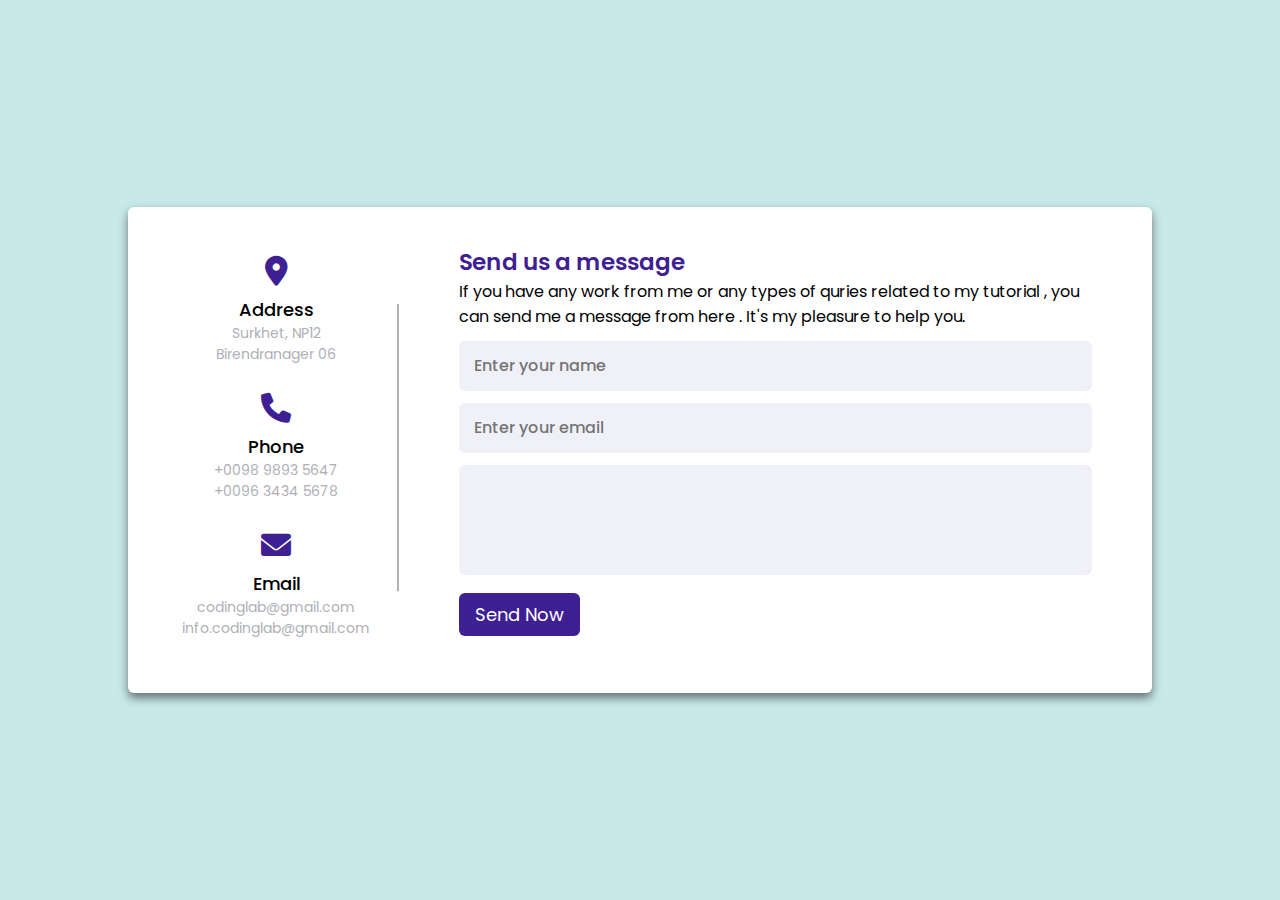
<file: formulaire10/index.html>
<!DOCTYPE html>
<html lang="en">
<head>
    <meta charset="UTF-8">
    <meta http-equiv="X-UA-Compatible" content="IE=edge">
    <meta name="viewport" content="width=device-width, initial-scale=1.0">
    <title>Contact Us Page</title>
   <link rel="stylesheet" href="style.css">
    <link rel="stylesheet" href="https://cdnjs.cloudflare.com/ajax/libs/font-awesome/6.0.0/css/all.min.css" integrity="sha512-9usAa10IRO0HhonpyAIVpjrylPvoDwiPUiKdWk5t3PyolY1cOd4DSE0Ga+ri4AuTroPR5aQvXU9xC6qOPnzFeg==" crossorigin="anonymous" referrerpolicy="no-referrer" />
</head>
<body>

    <div class="container">
        <div class="content">
            <div class="left-side">
                <div class="address details">
                    <i class="fa-solid fa-location-dot"></i>
                    <div class="topic">Address</div>
                    <div class="text-one">Surkhet, NP12</div>
                    <div class="text-two">Birendranager 06</div>
                    
                </div>
                <div class="phone details">
                    <i class="fa-solid fa-phone"></i>
                    <div class="topic">Phone</div>
                    <div class="text-one">+0098 9893 5647</div>
                    <div class="text-two">+0096 3434 5678</div>
                    
                </div>
                <div class="email details">
                    <i class="fa-solid fa-envelope"></i>
                    <div class="topic">Email</div>
                    <div class="text-one">codinglab@gmail.com</div>
                    <div class="text-two">info.codinglab@gmail.com</div>
                    
                </div>
            </div>

            <div class="right-side">
                <div class="topic-text">Send us a message</div>
                <p>If you have any work from me or any types of quries related to my tutorial , you can send me a message
                    from here . It's my pleasure to help you.
                </p>
           

            <form action="#">
              <div class="input-box">
                  <input type="text" placeholder="Enter your name">
              </div>  
              <div class="input-box">
                <input type="text" placeholder="Enter your email">
            </div>  
            <div class="input-box message-box">
               <textarea ></textarea>
            </div> 
            <div class="button">
                <input type="button" value="Send Now">
            </div>   
            </form>

        </div>
        </div>
    </div>

    
</body>
</html>
</file>
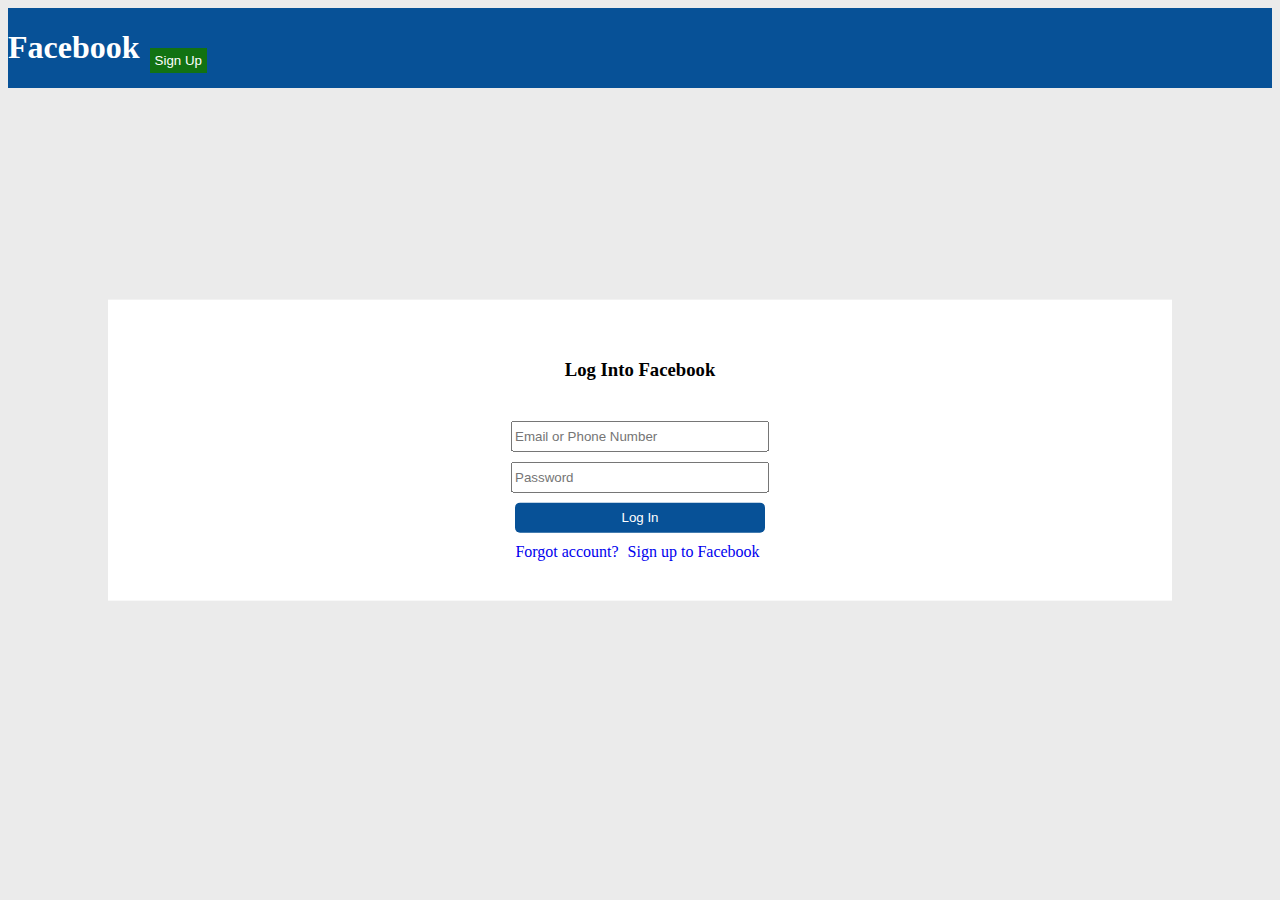
<file: formulaire12/index.html>
<!DOCTYPE html>
<html lang="en">
<head>
    <meta charset="UTF-8">
    <meta http-equiv="X-UA-Compatible" content="IE=edge">
    <meta name="viewport" content="width=device-width, initial-scale=1.0">
    <title>Facebook.com</title>
    <link rel="stylesheet" href="style.css">
</head>
<body>

    <header>
        <h1>Facebook</h1>
        <button>Sign Up</button>
    </header>


    <div class="container">
        <form>
            <h3>Log Into Facebook</h3>
            <input type="email" placeholder="Email or Phone Number" class="email">
            <input type="password" placeholder="Password" class="password">
            <input type="submit" value="Log In" class="button">
            <div class="links">
            <a href="#">Forgot account?</a>
            <a href="#">Sign up to Facebook</a>

        </div>
        </form>
    </div>
    
</body>
</html>
</file>
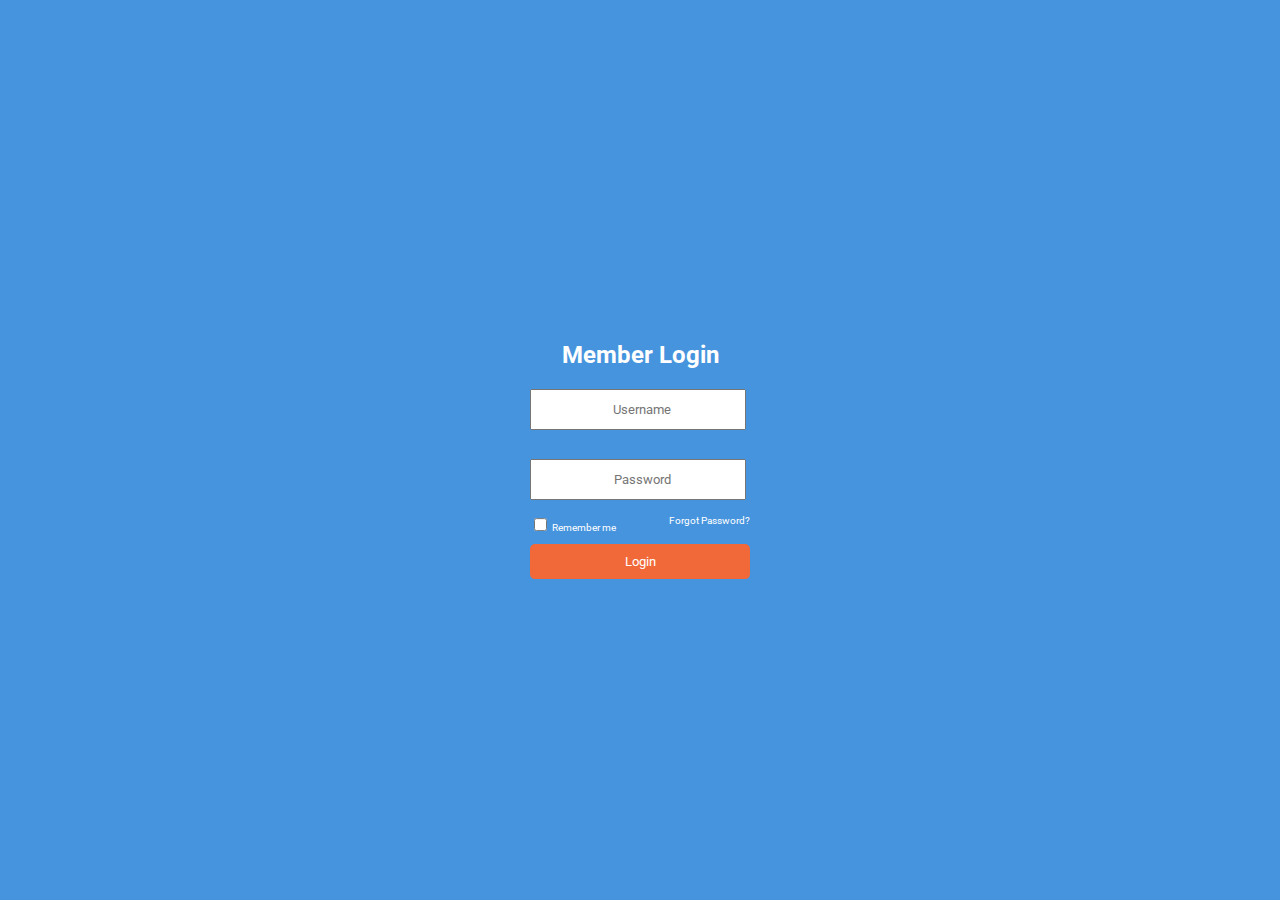
<file: formulaire2/index.html>
<!DOCTYPE html>
<html lang="en">
<head>
    <meta charset="UTF-8">
    <meta http-equiv="X-UA-Compatible" content="IE=edge">
    <meta name="viewport" content="width=device-width, initial-scale=1.0">
    <title>Formulaire</title>
    <link rel="stylesheet" href="style.css">
    <link rel="stylesheet" href="https://cdnjs.cloudflare.com/ajax/libs/font-awesome/6.0.0-beta3/css/all.min.css" integrity="sha512-Fo3rlrZj/k7ujTnHg4CGR2D7kSs0v4LLanw2qksYuRlEzO+tcaEPQogQ0KaoGN26/zrn20ImR1DfuLWnOo7aBA==" crossorigin="anonymous" referrerpolicy="no-referrer" />
</head>
<body>
    <div class="login">
    <div class="icon">
        <div class="bravo">
        <i class="fas fa-user-tie"></i>  
    </div>
        <h2>Member Login</h2>
    </div>
    <div class ="form"> 
        <form action="">
            <div class="inputs">
        <div class="username">    <i class="fas fa-user  lastlogin"></i>  <input type="text" class="name" placeholder="Username"></div><br>
         <div class="input2">   <i class="fas fa-unlock-alt lastlogin"></i>  <input type="password" class="passwort" placeholder="Password"></div>
        </div>
            <div class="checkbox">
                <div>
                <input type="checkbox"> Remember me  
            </div>
                <div>
                Forgot Password?
            </div>
            </div>
            <button>Login</button>

        </form>
    </div> 

</div>
    

    
</body>
</html>
</file>
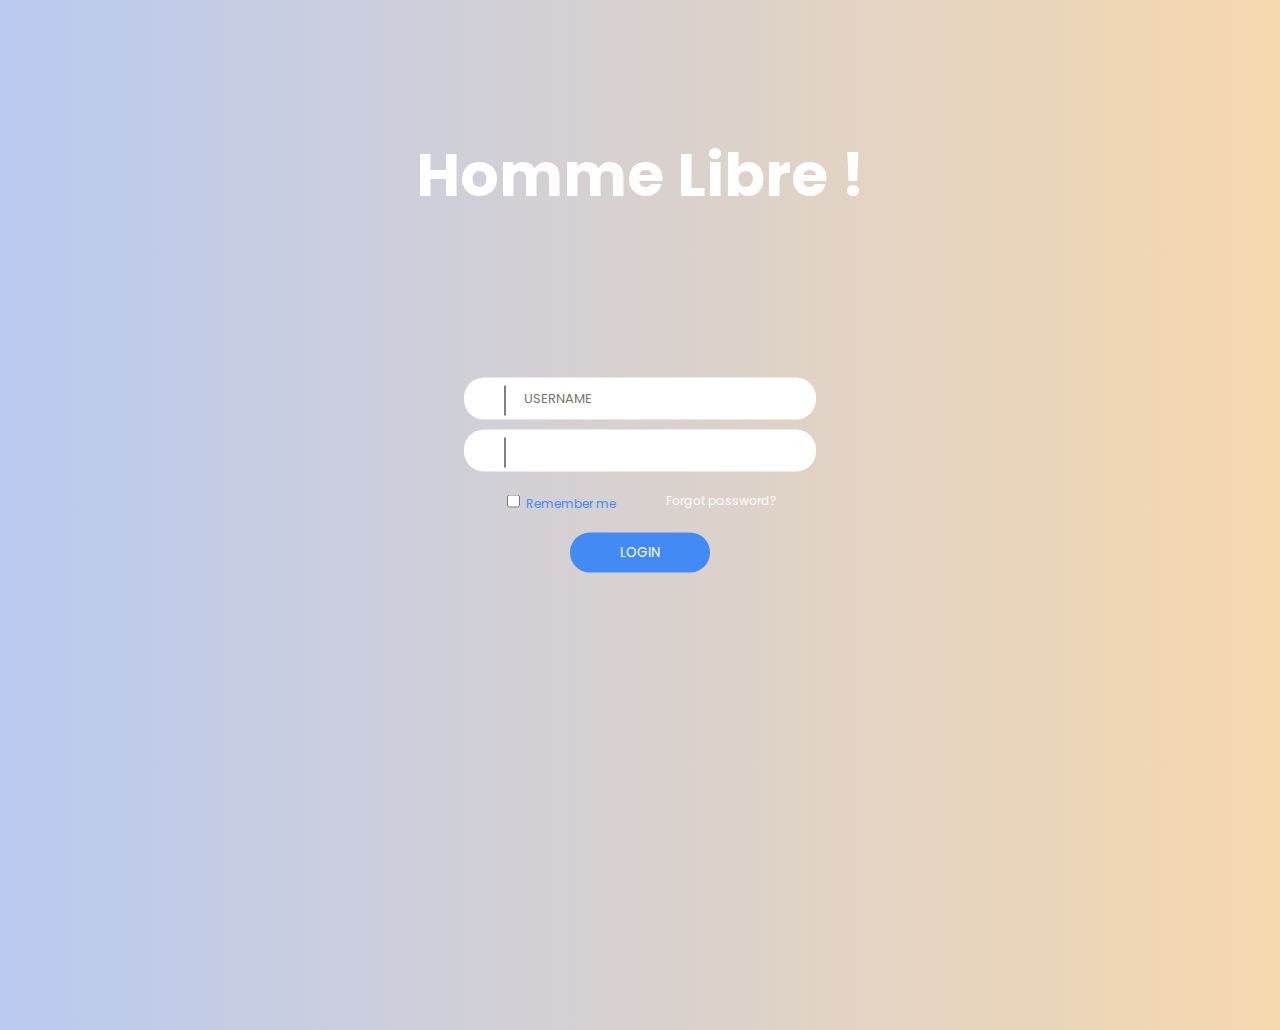
<file: formulaire3/index.html>
<!DOCTYPE html>
<html lang="en">
<head>
    <meta charset="UTF-8">
    <meta http-equiv="X-UA-Compatible" content="IE=edge">
    <meta name="viewport" content="width=device-width, initial-scale=1.0">
    <title>Formulaire</title>
    <link rel="stylesheet" href="style.css">
    <link rel="stylesheet" href="https://cdnjs.cloudflare.com/ajax/libs/font-awesome/6.0.0-beta3/css/all.min.css" integrity="sha512-Fo3rlrZj/k7ujTnHg4CGR2D7kSs0v4LLanw2qksYuRlEzO+tcaEPQogQ0KaoGN26/zrn20ImR1DfuLWnOo7aBA==" crossorigin="anonymous" referrerpolicy="no-referrer" />
</head>
<body>

    <h2>Homme Libre !</h2>
    <div class="form">
<div class="user-login">
    <i class="fas fa-users"></i>


</div>

<div class="formular">
    <div class="username-login">
        <i class="fas fa-user user"></i>
        <div class="line"></div>
        <input type="text" class="username" placeholder="USERNAME">
    </div>
    <div class="password-login">
        <i class="fas fa-unlock-alt pass"></i>
        <div class="line"></div>
        <input type="password" class="password" placeholder=""> 
    </div>
    <div class="checkbox-zone">
        <div class="checkbox-zoneR">
        <input type="checkbox"> Remember me 
    </div>
    <div class="checkbox-zoneF">
       <a href=""> Forgot password?</a>
    </div>


    </div>


    <div class="login-button">
        <button><a href="index2.html">LOGIN</a></button>
    </div>
</div>
    </div>
    <script  src="script.js"></script>
</body>
</html>
</file>
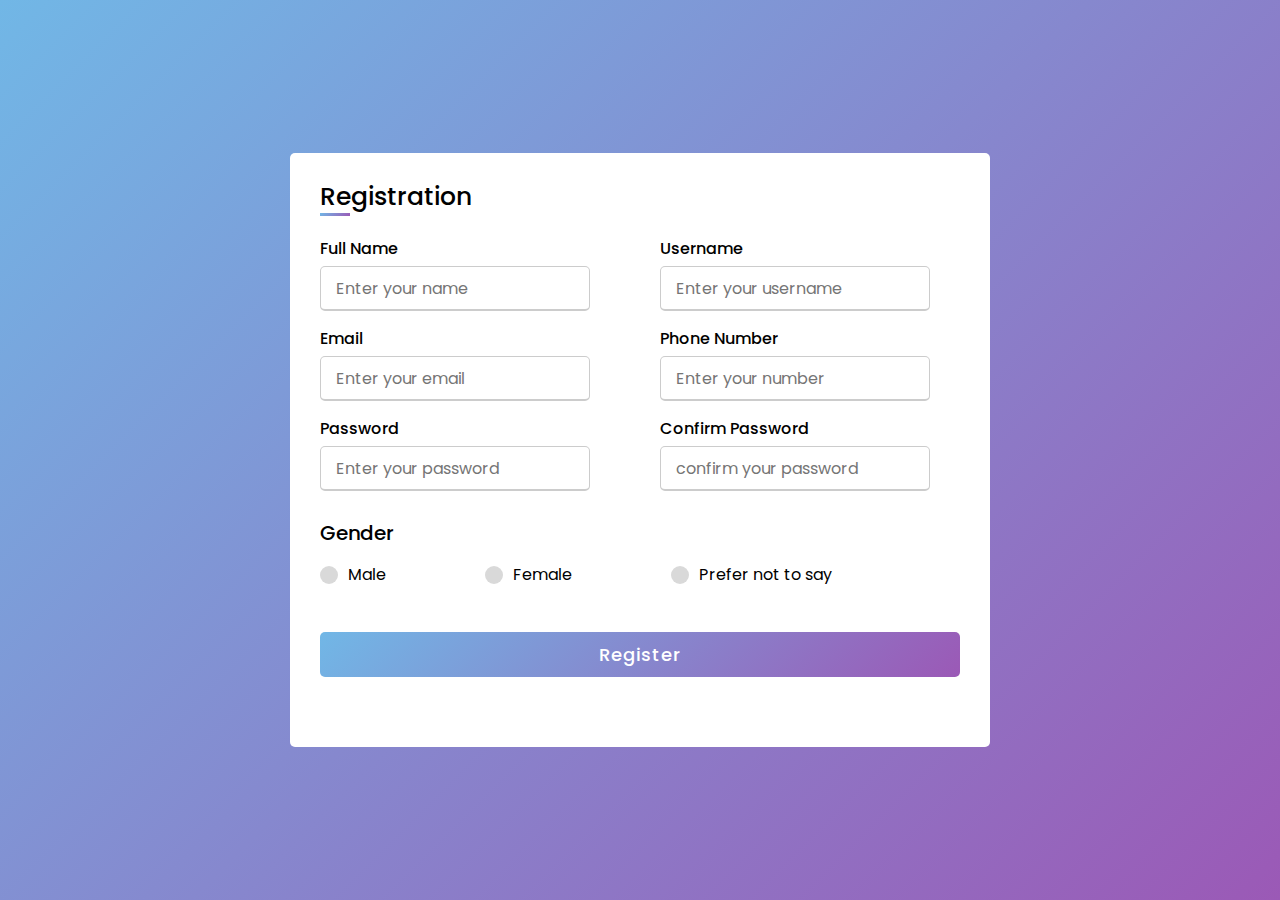
<file: formulaire4/index.html>
<!DOCTYPE html>
<html lang="en">
<head>
    <meta charset="UTF-8">
    <meta http-equiv="X-UA-Compatible" content="IE=edge">
    <meta name="viewport" content="width=device-width, initial-scale=1.0">
    <title>Registration</title>
    <link rel="stylesheet" href="style.css">
</head>
<body>

    <div class="container">
        <div class="title">Registration</div>
        <form action="#">
          <div class="user-details">
              <div class="input-box">
                  <span class="details">Full Name</span>
               <input type="text" placeholder="Enter your name" required>   
              </div>
          <div class="input-box">
            <span class="details">Username</span>
         <input type="text" placeholder="Enter your username" required>   
          </div>  
    <div class="input-box">
        <span class="details">Email</span>
     <input type="email" placeholder="Enter your email" required>   
</div>  
<div class="input-box">
    <span class="details">Phone Number</span>
 <input type="text" placeholder="Enter your number" required>   
</div>  
<div class="input-box">
    <span class="details">Password</span>
 <input type="password" placeholder="Enter your password" required>   
</div>  
<div class="input-box">
    <span class="details">Confirm Password</span>
 <input type="text" placeholder="confirm your password" required>   
</div>

</div> 

<div class="gender-details">

    <input type="radio" name="gender" id="dot-1">
    <input type="radio" name="gender" id="dot-2">
    <input type="radio" name="gender" id="dot-3">

    <span class="gender-title">Gender</span>
    <div class="category">
       <label for="dot-1">
           <span class="dot one"></span>
           <span class="gender">Male</span>

       </label>
       <label for="dot-2">
        <span class="dot two"></span>
        <span class="gender">Female</span>

    </label>
    <label for="dot-3">
        <span class="dot three"></span>
        <span class="gender">Prefer not to say</span>

    </label> 
    </div>
</div>

     <div class="button">
         <input type="submit" value="Register">
     </div>
          
        </form>
    </div>
    
</body>
</html>
</file>
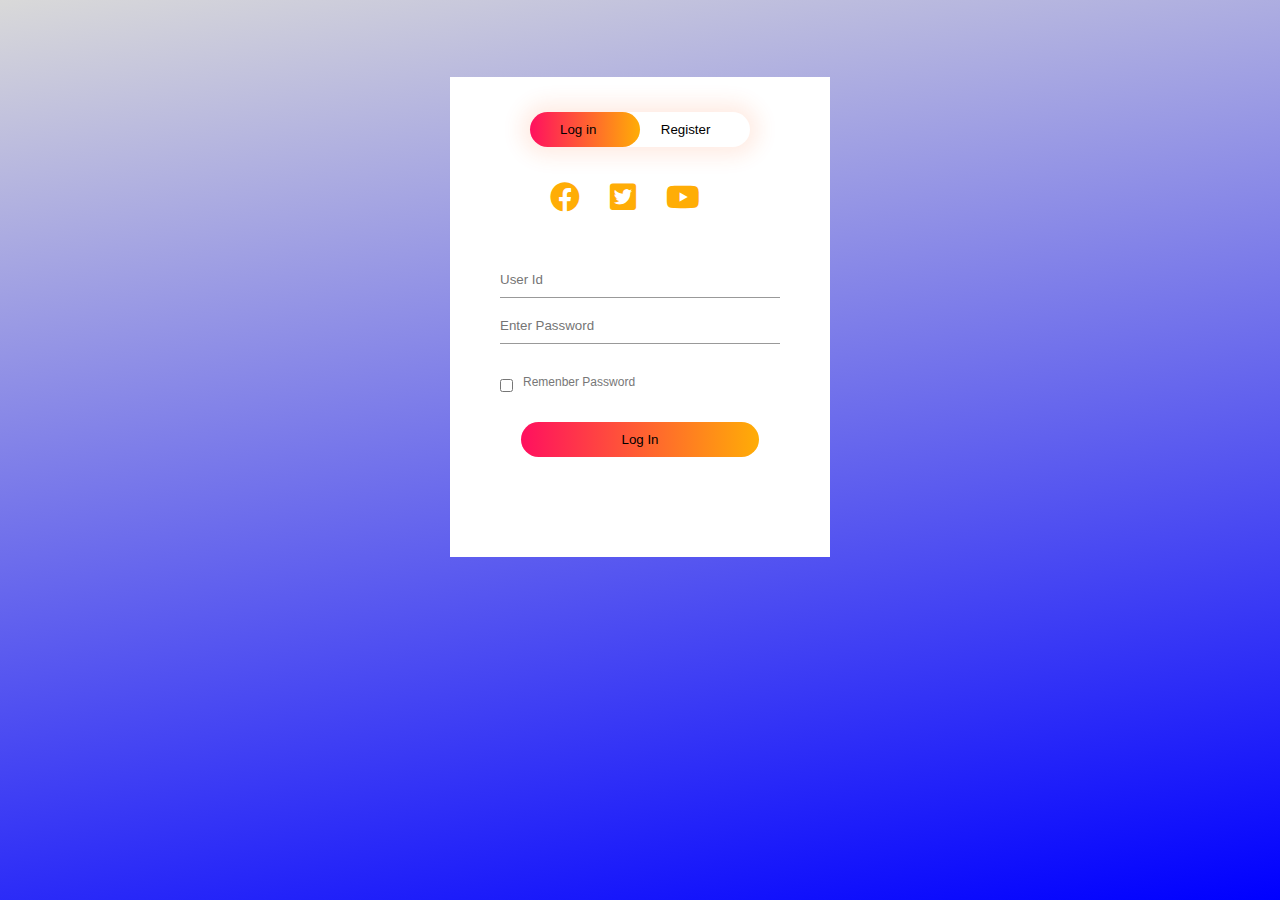
<file: formulaire5/index.html>
<!DOCTYPE html>
<html lang="en">
<head>
    <meta charset="UTF-8">
    <meta http-equiv="X-UA-Compatible" content="IE=edge">
    <meta name="viewport" content="width=device-width, initial-scale=1.0">
    <title>Login&Registration</title>
    <link rel="stylesheet" href="style.css">
    <link rel="stylesheet" href="https://cdnjs.cloudflare.com/ajax/libs/font-awesome/6.0.0/css/all.min.css" integrity="sha512-9usAa10IRO0HhonpyAIVpjrylPvoDwiPUiKdWk5t3PyolY1cOd4DSE0Ga+ri4AuTroPR5aQvXU9xC6qOPnzFeg==" crossorigin="anonymous" referrerpolicy="no-referrer" />
</head>
<body>

    <div class="hero">
       <div class="form-box">
           <div class="button-box">
               <div id="btn"></div>

        <button type="button" class="toggle-btn" onclick="login()">Log in</button>
               <button type="button" class="toggle-btn" onclick="register()">Register</button>
           </div>

     
       <div class="social-icons">
        <i class="fa-brands fa-facebook"></i>
        <i class="fa-brands fa-twitter-square"></i>
        <i class="fa-brands fa-youtube"></i>

    </div> 

    <form action="" id="login" class="input-group">
        <input type="text" class="input-field" placeholder="User Id" required>
        <input type="text" class="input-field" placeholder="Enter Password" required>
        <input type="checkbox" class="chech-box"><span>Remenber Password</span>
        <button type="submit" class="submit-btn" >Log In</button>
    </form>
    <form action="" id="register" class="input-group">
       <input type="text" class="input-field" placeholder="User Id" required>
       <input type="text" class="input-field" placeholder="Enter your Email" required>
       <input type="text" class="input-field" placeholder="Enter Password" required>
        <input type="checkbox" class="chech-box"><span>I agree to the terms & conditions</span>
        <button type="submit" class="submit-btn" >Register</button>
    </form>
       </div>
    </div>


    <script>

      var x = document.getElementById("login") ;
      var y = document.getElementById("register");
      var z = document.getElementById("btn");

      function register(){
          x.style.left = "-400px";
          y.style.left ="50px";
          z.style.left ="110px";
      }

      function login(){
          x.style.left = "50px";
          y.style.left ="400px";
          z.style.left ="0px";
      }



    </script>



    
</body>
</html>
</file>
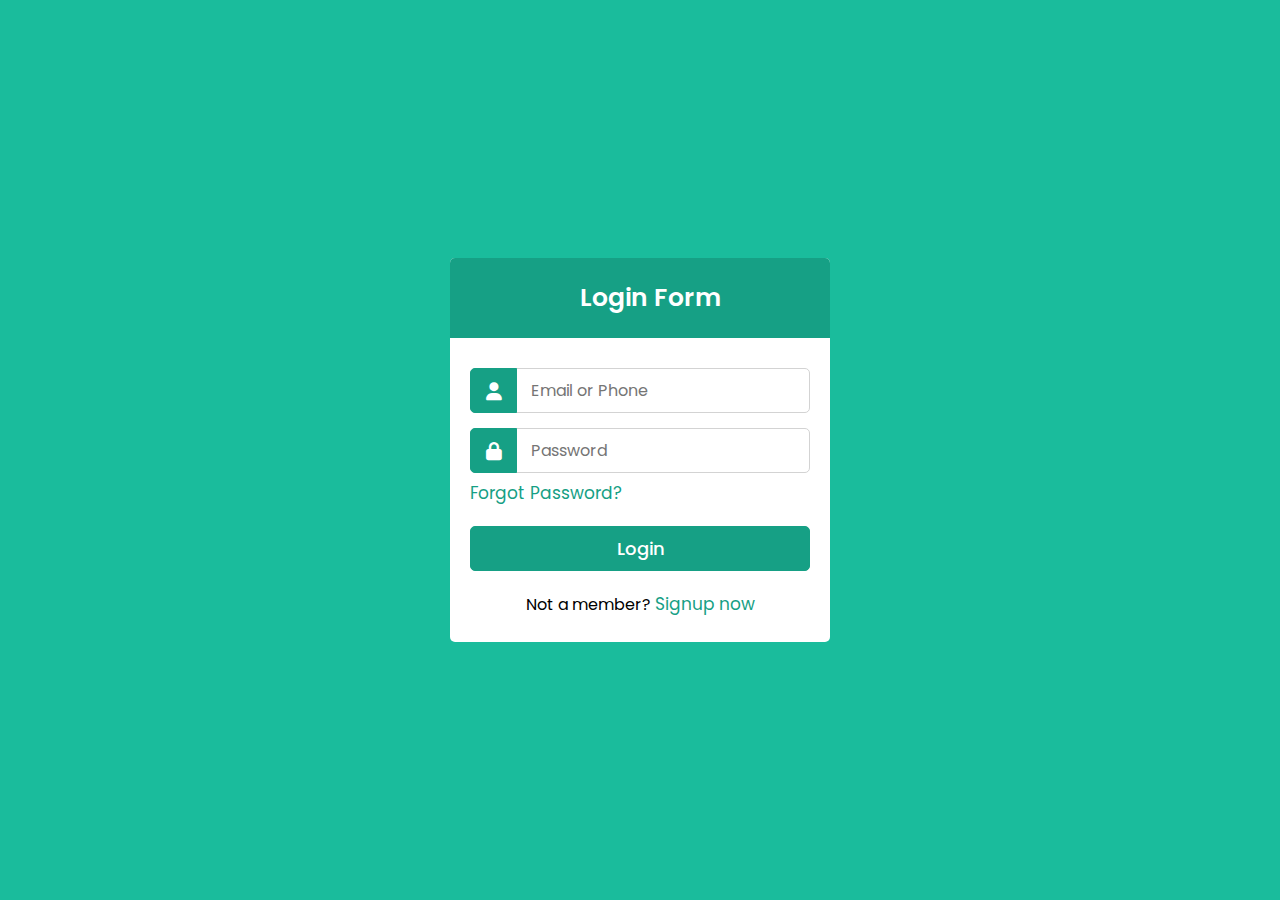
<file: formulaire6/index.html>
<!DOCTYPE html>
<html lang="en">
<head>
    <meta charset="UTF-8">
    <meta http-equiv="X-UA-Compatible" content="IE=edge">
    <meta name="viewport" content="width=device-width, initial-scale=1.0">
    <title>Responsive Login Form</title>
    <link rel="stylesheet" href="style.css">

    <link rel="stylesheet" href="https://cdnjs.cloudflare.com/ajax/libs/font-awesome/6.0.0/css/all.min.css" integrity="sha512-9usAa10IRO0HhonpyAIVpjrylPvoDwiPUiKdWk5t3PyolY1cOd4DSE0Ga+ri4AuTroPR5aQvXU9xC6qOPnzFeg==" crossorigin="anonymous" referrerpolicy="no-referrer" />
<body>

   <div class="wrapper">
      <div class="title"> <span>Login Form</span></div>
      
      <form action="#">
       <div class="row">
        <i class="fa-solid fa-user"></i>
        <input type="text" placeholder="Email or Phone" required>

       </div>   
       <div class="row">
        <i class="fa-solid fa-lock"></i>
        <input type="password" placeholder="Password" required>

       </div> 
       <div class="pass"><a href="#">Forgot Password?</a></div>
       <div class="row button">
        
        <input type="submit" value="Login">
        

       </div> 
       
       <div class="signup-link"> Not a member? <a href="#">Signup now</a></div>
      </form>
   </div> 


    
</body>
</html>
</file>
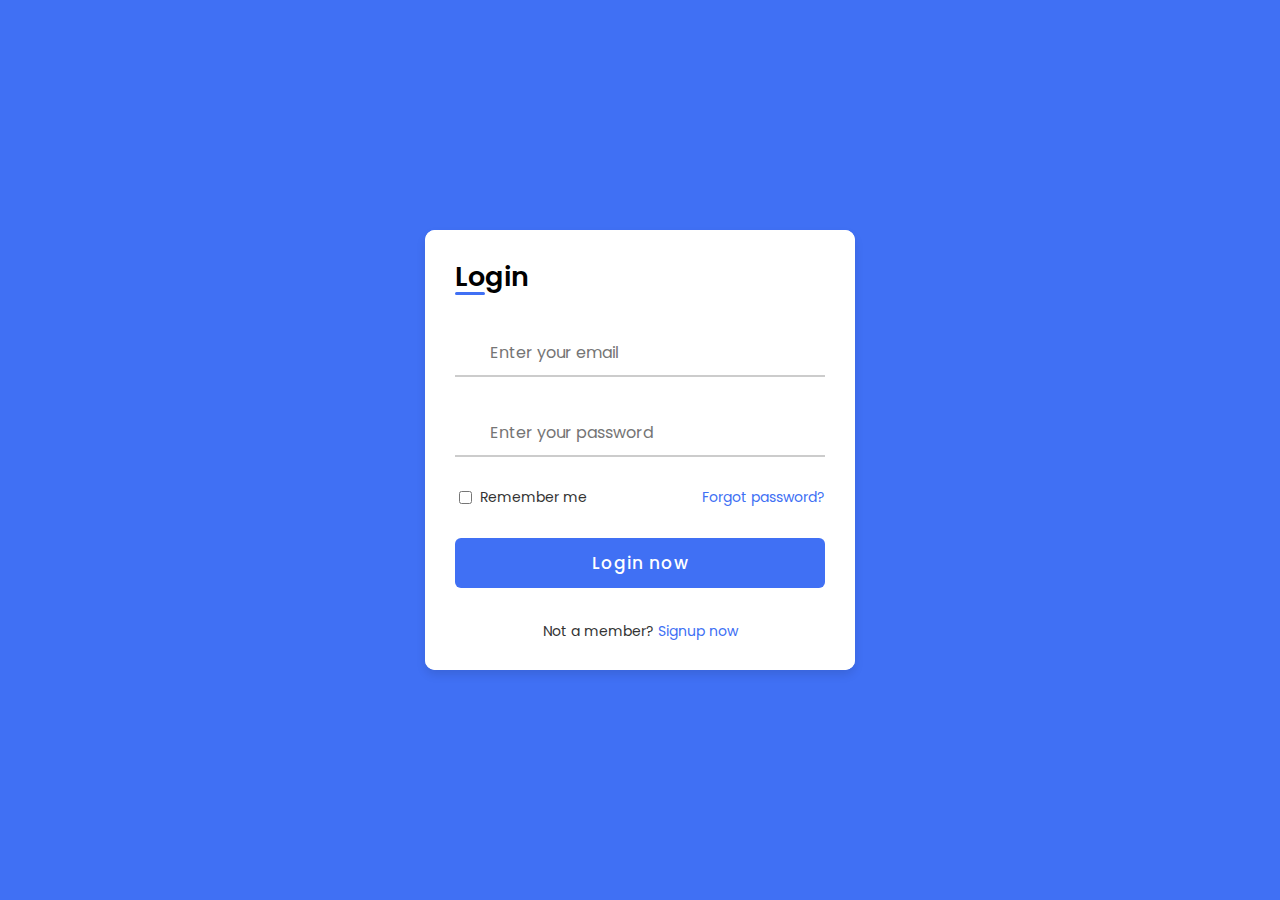
<file: formulaire7/index.html>
<!DOCTYPE html>
<html lang="en">
<head>
    <meta charset="UTF-8">
    <meta http-equiv="X-UA-Compatible" content="IE=edge">
    <meta name="viewport" content="width=device-width, initial-scale=1.0">
    <title>Login&Registration Form</title>
    <link rel="stylesheet" href="https://unicons.iconscout.com/release/v4.0.0/css/line.css">
  <link rel="stylesheet" href="style.css">

</head>
<body>

    <div class="container">
        <div class="forms">
            <div class="form login">
             <span class="title">Login</span>   


             <form action="#">

                <div class="input-field">
                    <input type="text" placeholder="Enter your email" required>
                    <i class="uil uil-envelope icon"></i>
                
                </div>
                <div class="input-field">
                    <input type="password" class="password" placeholder="Enter your password" required>
                    <i class="uil uil-lock icon "></i>
                    <i class="uil uil-eye-slash showHidePW"></i>
                
                </div>

                <div class="checkbox-text">
                   <div class="checkbox-content">
                       <input type="checkbox" id="logCheck">
                       <label for="logCheck" class="text">Remember me</label>
                   </div> 
                   <a href="#" class="text">Forgot password?</a>
                </div>
                <div class="input-field button">
                    <input type="button" value="Login now" >
                   
                </div>
             
                </form>

                <div class="login-signup">
                    <span class="text">Not a member?</span>
                    <a href="#" class="text signup-link">Signup now</a>
                </div>


            </div>


            <!--Registration Form-->

            <div class="form signup">
                <span class="title">Registration</span>   
   
   
                <form action="#">
   
                   <div class="input-field">
                       <input type="text" placeholder="Enter your name" required>
                       <i class="uil uil-user"></i>
                   
                   </div>
                   <div class="input-field">
                    <input type="text" placeholder="Enter your email" required>
                    <i class="uil uil-envelope icon"></i>
                
                </div>
                   <div class="input-field">
                       <input type="password" class="password" placeholder="Create a password" required>
                       <i class="uil uil-lock icon "></i>
                       <i class="uil uil-eye-slash showHidePW"></i>
                   
                   </div>
                   <div class="input-field">
                    <input type="password" class="password" placeholder="Confirm your password" required>
                    <i class="uil uil-lock icon "></i>
                    
                
                </div>
   
                   <div class="checkbox-text">
                      <div class="checkbox-content">
                          <input type="checkbox" id="logCheck">
                          <label for="logCheck" class="text">I agree to the conditions</label>
                      </div> 
                      
                   </div>
                   <div class="input-field button">
                       <input type="button" value="Register" >
                      
                   </div>
                
                   </form>
   
                   <div class="login-signup">
                       <span class="text">Already a Account?</span>
                       <a href="#" class="text login-link">Login now</a>
                   </div>
   
   
               </div>
   

        </div>
    </div>

    <script src="script.js"></script>

    
</body>
</html>
</file>
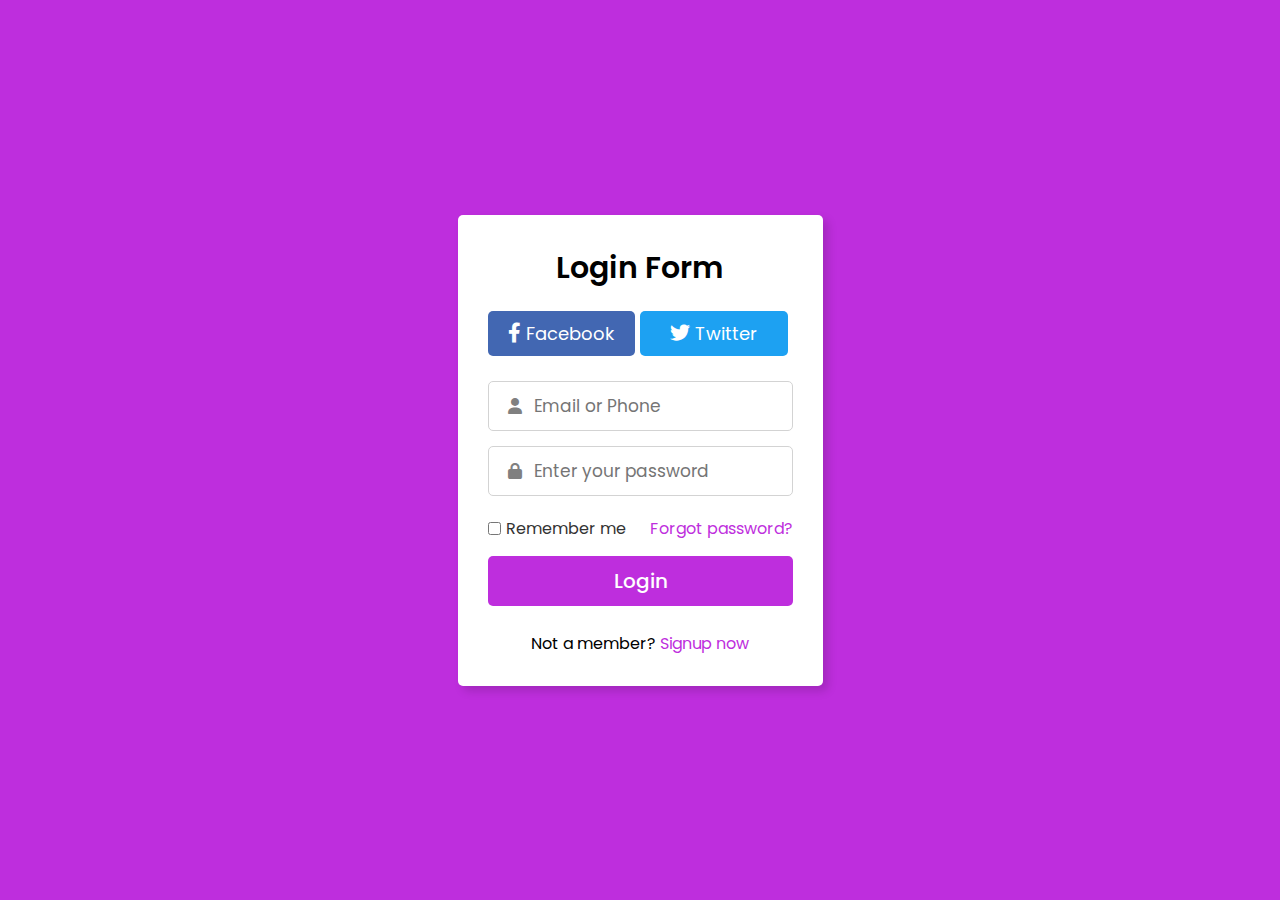
<file: Formulaire8/index.html>
<!DOCTYPE html>
<html lang="en">
<head>
    <meta charset="UTF-8">
    <meta http-equiv="X-UA-Compatible" content="IE=edge">
    <meta name="viewport" content="width=device-width, initial-scale=1.0">
    <title>Login Form with Icon</title>
    <link rel="stylesheet" href="https://cdnjs.cloudflare.com/ajax/libs/font-awesome/6.0.0/css/all.min.css" integrity="sha512-9usAa10IRO0HhonpyAIVpjrylPvoDwiPUiKdWk5t3PyolY1cOd4DSE0Ga+ri4AuTroPR5aQvXU9xC6qOPnzFeg==" crossorigin="anonymous" referrerpolicy="no-referrer" />
    <link rel="stylesheet" href="style.css">
</head>
<body>

    <div class="main_div">
        <div class="title">Login Form</div>
        <div class="social-icons">
            <a href="#"><i class="fa-brands fa-facebook-f"></i><span>Facebook</span></a>
            <a href="#"><i class="fa-brands fa-twitter"></i><span>Twitter</span></a>
        </div>

        <form action="#">
          <div class="input-box">
              <input type="text" placeholder="Email or Phone" required>
              <div class="icon"><i class="fa-solid fa-user"></i></div>
          </div>  
          <div class="input-box">
            <input type="password" placeholder="Enter your password" required>
            <div class="icon"><i class="fa-solid fa-lock"></i></div>
        </div>  
        <div class="option_div">
            <div class="check_box">

             <input type="checkbox"><span>Remember me</span>

            </div>
            <div class="forget_div">
                <a href="#">Forgot password?</a>
            </div>

        </div>
        <div class="input-box button">
            <input type="submit" value="Login">
          
        </div> 
        
        <div class="sign_up">
            Not a member? <a href="#">Signup now</a>
        </div>
        </form>
    </div>


    
</body>
</html>
</file>
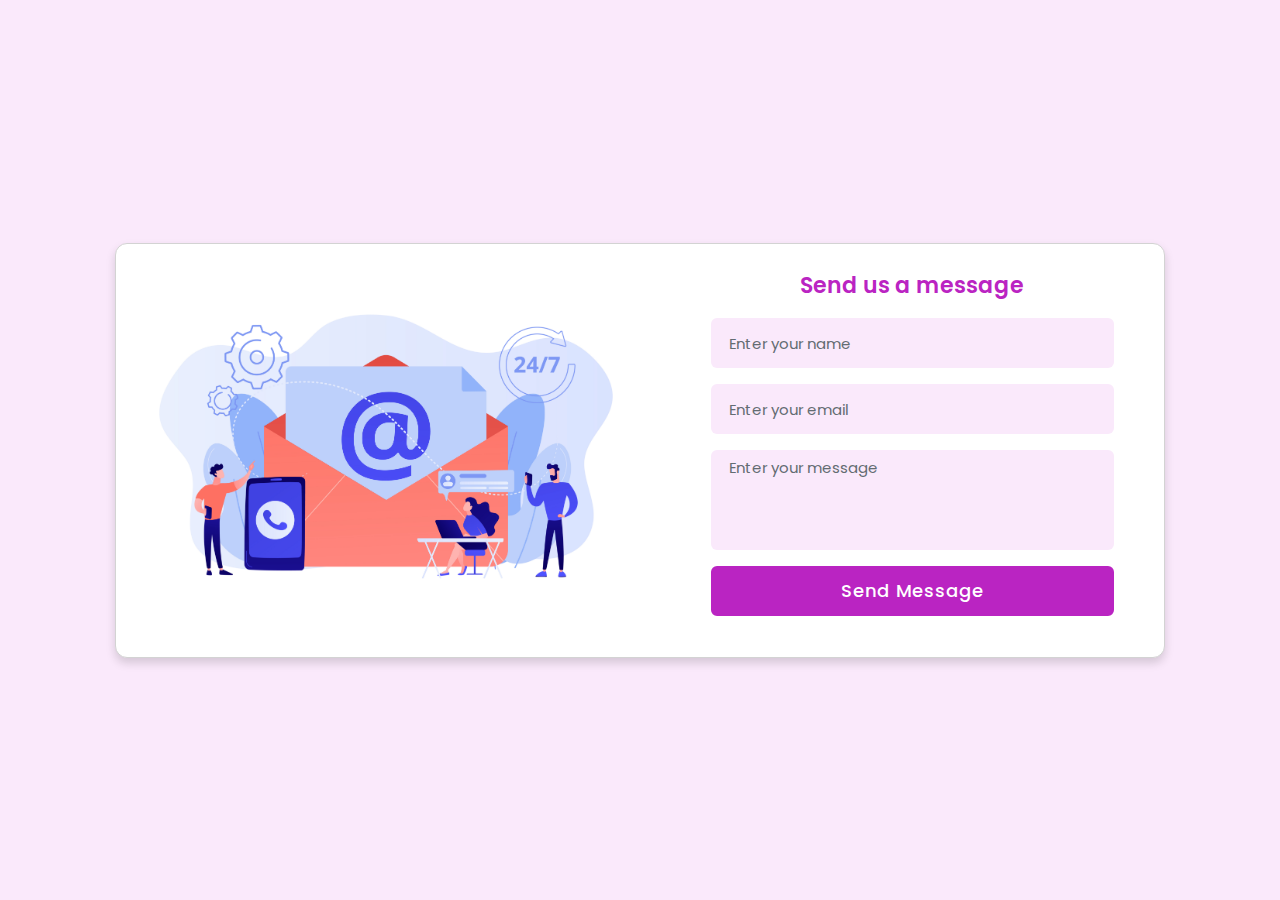
<file: Formulaire9/index.html>
<!DOCTYPE html>
<html lang="en">
<head>
    <meta charset="UTF-8">
    <meta http-equiv="X-UA-Compatible" content="IE=edge">
    <meta name="viewport" content="width=device-width, initial-scale=1.0">
    <title>Contact Us Form</title>
    <link rel="stylesheet" href="style.css">
   
</head>
<body>

    <div class="container">
        <div class="content">
            <div class="img-box">
                <img src="contact.jpg" alt="">
            </div>
      
        <form action="#">
            <div class="topic">Send us a message</div>
            <div class="input-box">
                <input type="text"required>
                <label for="#">Enter your name</label>
            </div>
            <div class="input-box">
                <input type="text"required>
                <label for="#">Enter your email</label>
            </div>
            <div class="message-box">
                <textarea></textarea>
                <label for="#">Enter your message</label>
            </div>
            <div class="input-box">
                <input type="submit" value="Send Message">
               
            </div>
        </form>
        </div>
    </div>
    
</body>
</html>
</file>
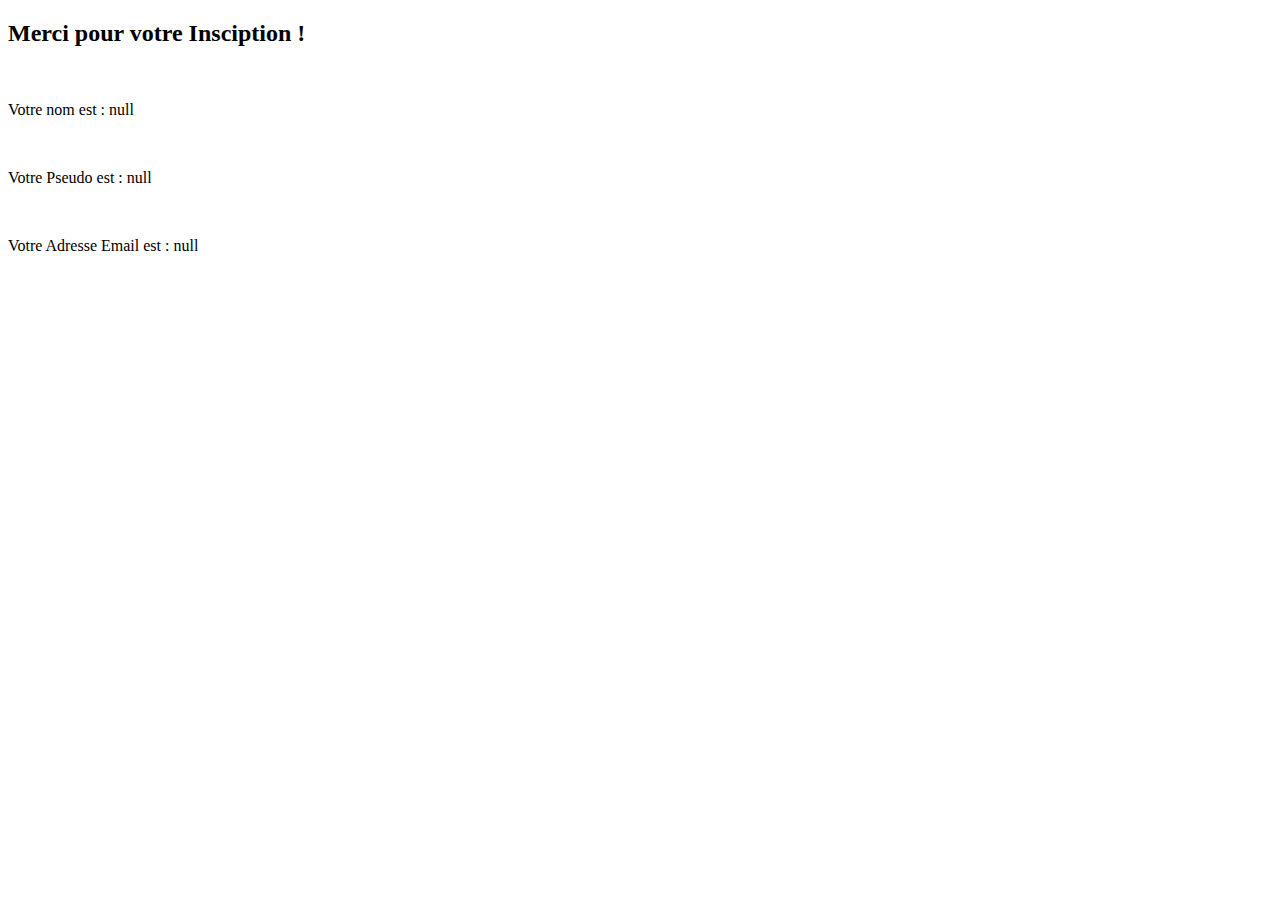
<file: formulaire1/index2.html>
<!DOCTYPE html>
<html lang="en">
<head>
    <meta charset="UTF-8">
    <meta http-equiv="X-UA-Compatible" content="IE=edge">
    <meta name="viewport" content="width=device-width, initial-scale=1.0">
    <title>Willkomen</title>
</head>
<body>
    <div>

        <h2>Merci pour votre Insciption !</h2><br>

        <p id="username2"> Votre nom est : </p><br>
        <p id="pseudo2"> Votre Pseudo est : </p><br>
        <p id="email2"> Votre Adresse Email est : </p>

    </div>


    <script src="script2.js"></script>
    
</body>

</html>
</file>
<file: formulaire10/style.css>
@import url('https://fonts.googleapis.com/css2?family=Poppins:wght@300;400&display=swap');




*{
    padding:0;
    margin: 0;
    box-sizing: border-box;
    font-family: 'Poppins', sans-serif;

}



body{
   min-height: 100vh; 
   width: 100%;
   background: #c8e8e9;
   display: flex;
   align-items: center;
   justify-content: center;
}


.container{
   
    width: 80%;
    background: #fff;
    border-radius: 6px;
    padding: 20px 60px 40px 40px;
    box-shadow: 0 5px 10px rgba(0,0,0,0.5);

}

.container .content{
    display: flex;
    align-items: center;
    justify-content: center;
}


.container .content .left-side{
    
    width: 25%;
    height: 100%;
    display: flex;
    flex-direction: column;
    align-items: center;
    justify-content: center;
    margin-top: 15px;
    position: relative;
}


.content .left-side::before{
    content: '';
    position: absolute;
    height: 70%;
    width: 2px;
    right: -15px;
    top: 50%;
    transform: translateY(-50%);
    background: #afafb6;

}

.container .content .left-side .details{
    margin: 14px;
    text-align: center;
}

.container .content .left-side .details i{
    font-size: 30px;
    color: #3e2093;
    margin-bottom: 10px;
}

.container .content .left-side .details .topic{
    font-size: 18px;
    font-weight: 500;

}

.content .left-side .details .text-one,
.content .left-side .details .text-two{
    font-size: 14px;
    color: #afafb6;

}




.container .content .right-side{
   
    width: 75%;
    margin-left: 75px;
}



.content .right-side .topic-text{
    font-size: 23px;
    font-weight: 600;
    color: #3e2093;
}

.right-side  .input-box{
    height: 50px;
    width: 100%;
    margin: 12px 0;
}




.right-side  .input-box input,
.right-side  .input-box textarea{
    height: 100%;
    width: 100%;
    border: none;
    font-size: 16px;
    font-weight: 500;
    background: #f0f1f8;
    border-radius: 6px;
    padding: 0 15px;
    resize: none;

}


.right-side .message-box{
    min-height: 110px;
    margin-top: 6px;
   

}

.right-side .button{
    display: inline-block;
    margin-top: 6px;
}

.right-side .button input{
    color: #fff;
    font-size: 18px;
    outline: none;
    border: none;
    padding: 8px 16px;
    border-radius: 6px;
    background: #3e2093;
    transition: all 0.3s ease;


}

.button input:hover{
    background: #5029bc ;
}



@media(max-width:672px){

    .container .content{
        flex-direction: column-reverse;
    }
    .container .content .left-side{
        width: 100%;
        flex-direction: row;
        margin-top: 40px;
        justify-content: center;
        flex-wrap: wrap;
    }

    .content .left-side::before{
        display: none;
    }
    .container .content .right-side{
        width: 100%;
        margin-left: 0;
    }


}
</file>
<file: formulaire12/style.css>
header{
    background-color: rgb(7, 81, 151);
    display: flex;
    justify-content: flex-start;
    align-items: center;

   
}

body{
    background-color: rgb(235, 235, 235);
}

header h1{
    color: white;
}

header button{
    background-color: rgb(18, 114, 18);
    border: none;
    color: #fff;
    padding: 5px 5px;
    margin-top: 25px;
    margin-left: 10px;
}



.container form{
    display: flex;
    flex-direction: column;
    
    align-items: center;
}


.container{
    position: absolute;
    top: 50%;
    left: 50%;
    transform: translate(-50%,-50%);
    width: 80vw;
    padding: 40px 20px;
    background-color: #fff;
}


h3{
    margin-bottom: 40px;
}



.email{
    margin-bottom: 10px;
    width: 250px;
    height: 25px;
}

.password{
    margin-bottom: 10px;
    width: 250px;
    height: 25px;
}

.button{

    margin-bottom: 10px;
    width: 250px;
    height: 30px;
     background-color: rgb(7, 81, 151);
     border: none;
     border-radius: 5px;
     color: #fff;

}

.links a{
    margin-right: 5px;
    text-decoration: none;
    color: background-color: rgb(7, 81, 151);
}
</file>
<file: formulaire2/style.css>
@import url('https://fonts.googleapis.com/css2?family=Roboto:ital@1&display=swap');
*{
 
    font-family: 'Roboto', sans-serif;
}

body{
    height: 100vh;
    background-color:rgb(69, 148, 221);
    margin: 0;
    position: relative;
    font-family: 'Roboto', sans-serif;
    color: #fff;

 
}

.login{

    position: absolute;
    top: 50%;
    left: 50%;
    transform: translate(-50%,-50%);

}

.bravo{
    font-size: 150px;
    display: flex;
    align-items: center;
    justify-content: center;
    color: #fff;
}

.icon{
    display: flex;
    flex-direction: column;
    align-items: center;
    justify-content: center;
} 

.inputs{
    display: flex;
    flex-direction: column;
    justify-content: center;
    position: relative;
  
}

.input1, .input2{
    margin-top: 10px;
    position: relative;


    
}

.name, .passwort{
    height: 35px;
    width: 200px;
    padding-left: 10px;
    text-align: center;


}

.lastlogin{
    position: absolute;
    left: 10px;
    top: 12px;
    font-size: 19px;


}

form{
    position: relative;
}

.checkbox{
    display: flex;
    justify-content: space-between;
    font-size: 10px;
    margin-top: 15px;
   
}

button{
    height: 35px;
    width: 220px;
    margin-top: 10px;
    color: #fff;
    background-color: rgb(241, 105, 56);
    border: none;
    border-radius: 5px;
    
    
}

h2{
    color: #fff;
}
</file>
<file: formulaire3/style.css>
@import url('https://fonts.googleapis.com/css2?family=Poppins&display=swap');

*{
    font-family: 'Poppins', sans-serif;
}

.form{
    
    position: absolute;
    top: 50%;
    left: 50%;
    transform: translate(-50%,-50%);
    

    
  
       
}


body{

    margin: 0;
    height: 100vh;
    background: rgb(131,58,180);
    background: linear-gradient(90deg, rgba(131,58,180,0) 0%, rgba(186,202,240,1) 0%, rgba(246,216,174,1) 100%); 

}

.form .user-login{
    display: flex;
    justify-content: center;
    margin-bottom: 50px;

}

.form .user-login i{
    font-size: 160px;
    color: rgb(67, 138, 245);
}

.formular{
    display: flex;
    justify-content: center;
    flex-direction: column;
    align-items: center;
    position: relative;

}
.formular .username-login{
    position: relative;
    margin-bottom: 10px;

}

.username, .password{
    width: 290px;
    height: 40px;
    border: none;
    border-radius: 20px;
    padding-left: 60px;
    font-size: 13px;
    border-color: rgb(67, 138, 245);

    
}

.checkbox-zone{
    display: flex;
    justify-content: space-between;
    margin-bottom: 20px;
    font-size: 12px;
    color: rgb(67, 138, 245); ;

}

.checkbox-zoneF{
    margin-left: 50px;
    color:  rgb(67, 138, 245);
    
    

   
}

.password{
    margin-bottom: 20px;
}


button{
    background-color:rgb(67, 138, 245); 
    border: none;
    width: 140px;
    height: 40px;
    border-radius: 20px;
    color: #fff;
}

.user,.pass{
    position: absolute;
    top: 12px;
    left: 15px;
}

.password-login{
    position: relative;
}


.line{
    width: 2px;
    height: 30px;
    background-color: gray;
    position: absolute;
    top: 8px;
    left: 40px;
    
}


h2{
    text-align: center;
    color: #fff;
    font-size: 60px;
    margin-top: 130px;
}

a{
    text-decoration: none;
    color: #fff;
}
</file>
<file: formulaire4/style.css>
@import url('https://fonts.googleapis.com/css2?family=Poppins:wght@300;400&display=swap');


*{
    margin: 0;
    padding: 0;
    box-sizing: border-box;
    font-family: 'Poppins', sans-serif;
}


body{
    display: flex;
    height: 100vh;
    justify-content: center;
    align-items: center;
    background: linear-gradient(135deg,#71b7e6,#9b59b6);
    padding: 10px;
}




.container{
    max-width: 700px;
    width: 100%;
    background: #fff;
    padding: 25px 30px;
    border-radius: 5px;
}

.container .title{
    font-size: 25px ;
    font-weight: 500;
    position: relative;

}

.container .title::before{
    content: '';
    position: absolute;
    left: 0;
    bottom: 0;
    height: 3px;
    width: 30px;
    background: linear-gradient(135deg,#71b7e6,#9b59b6); 
}

.container form .user-details{

    display: flex;
   flex-wrap: wrap;
   justify-content: space-between;
     margin: 20px 0 12px 0 ;

}

form .user-details .input-box{
    width: calc(100%/ 2 - 20px);
    margin-bottom: 15px;
   
}

form .user-details .input-box .details{
    font-weight: 500;
    margin-bottom: 5px;
    display: block;
}

form .user-details .input-box input{
    height: 45px;
    width: 90%;
    outline: none;
    border-radius: 5px ;
    border: 1px solid #ccc;
    padding-left: 15px;
    font-size: 16px;
    border-bottom-width: 2px ;
    transition: all 0.3s ease;
}


.user-details .input-box input:focus,
.user-details .input-box input:valid{
    border-color: #9b59b6;

}

form .gender-details .gender-title{

    font-size: 20px;
    font-weight: 500;


}

form .gender-details .category{
    display: flex;
    width: 80%;
    margin: 14px 0;
    
    justify-content: space-between;

}

form .gender-details .category label{
    display: flex;
    align-items: center;

}

.gender-details .category label .dot{
    height: 18px;
    width: 18px;
    background: #d9d9d9;
    border-radius: 50%;
    margin-right: 10px;
    border: 5px solid transparent;
    transition: all 0.3s ease;

}

#dot-1:checked ~ .category label .one,
#dot-2:checked ~ .category  label .two,
#dot-3:checked ~ .category  label .three{
   border-color: #d9d9d9; 
   background: #9b59b6;
}


form input[type="radio"]{
    display: none;
}


form .button{
    height: 45px;
    margin: 45px 0;
}


form .button input{
    height: 100%;
    width: 100%;
    outline: none;
    color: #fff;
    border: none;
    font-size: 18px;
    font-weight:  500;
    border-radius: 5px;
    letter-spacing: 1px;
    background: linear-gradient(135deg,#71b7e6,#9b59b6); 
}


form .button input:hover{
    background: linear-gradient(-135deg,#71b7e6,#9b59b6); 
}



@media(max-width : 584px){

    .container{
        max-width: 100%;
    }

    form .user-details .input-box{
        width: 100%;
        margin-bottom: 15px;
       
    }

    form .gender-details .category{
        
        width: 100%;
        
        
        
    
    }

    .container form .user-details{
        max-height: 300px;
        overflow-y: scroll;
    }

    .user-details::-webkit-scrollbar{
        width: 0;
    }


}
</file>
<file: formulaire5/style.css>
*{
    margin: 0;
    padding: 0;
    font-family: sans-serif;
}

.hero{
    height: 100%;
    width: 100%;
    background: linear-gradient(170deg,#d9d9d9, blue);
    position: absolute;
}

.form-box{
   width: 380px; 
   height: 480px;
   position: relative;
   margin: 6% auto;
   background: #fff;
   overflow: hidden;
}

.button-box{
    width: 220px;
    margin: 35px auto;
    position: relative;
    box-shadow: 0 0 20px 9px #ff61241f;
    border-radius: 30px;

}

.toggle-btn{
    padding: 10px 30px;
    cursor: pointer;
    background: transparent;
    border: 0;
    outline: none;
    position: relative;
}

#btn{

    top: 0;
    left: 0;
    position: absolute;
    width: 110px;
    height: 100%;
    background: linear-gradient(to right, #ff105f, #ffad06) ;
    border-radius: 30px;
    transition: 0.5s;


}

.social-icons{
   margin: 30px auto; 
   text-align: center;
   display: flex;
   justify-content: center;
   align-items: center;


}

.social-icons i{
    font-size: 30px;
   color :  #ffad06;
   margin-right: 30px;
   cursor: pointer;
   border-radius: 50%;

}


.input-group{
    top: 180px;
    position: absolute;
    width: 280px;
    transition: 0.5s;
}

.input-field{
    width: 100%;
    padding: 10px 0;
    margin: 5px 0;
    border-left: 0;
    border-top: 0;
    border-right: 0;
    border-bottom: 1px solid #999 ;
    outline: none;
    background: transparent;

}


.submit-btn{
    width: 85% ;
    padding: 10px 30px;
    cursor: pointer;
    display: block;
    margin: auto;
    background:linear-gradient(to right, #ff105f, #ffad06) ;
    border: 0;
    outline: none;
    border-radius: 30px;

}


.chech-box{
   margin: 30px 10px 30px 0; 

}

span{
    color: #777;
    font-size: 12px;
    bottom: 68px;
    position: absolute;
}


#login{
    left: 50px;
}

#register{
    left: 450px;
}
</file>
<file: formulaire6/style.css>
@import url('https://fonts.googleapis.com/css2?family=Poppins:ital@0;1&display=swap');


*{
    margin: 0;
    padding: 0;
    box-sizing: border-box;
    font-family: 'Poppins', sans-serif;

}

html,body{
    display: grid;
    height: 100%;
    place-items: center;
    background: #1abc9c;
}

.wrapper{
    width: 380px;
    background: #fff;
    border-radius: 5px;

}

.wrapper .title{
  
    line-height: 80px;
    background: #16a085;
    padding-left: 20px;
    border-radius: 5px 5px 0 0;
    color: #fff;
    font-size: 25px;
    font-weight: 600;
    text-align: center;
}


.wrapper form{
   padding: 30px 20px 25px 20px; 
}


.wrapper form .row{
    height: 45px;
    
    margin-bottom: 15px;
    position: relative;

}

.wrapper form .row input{
    height: 100%;
    width: 100%;
    padding-left: 60px;
    outline: none;
    border-radius: 5px;
    border: 1px solid lightgrey;
    font-size: 16px;
    transition: all 0.3s ease;
}


.wrapper form .row i {
    position: absolute;
    width: 47px;
    height: 100%;
    background: #16a085;
    border: 1px solid #16a085;
    display: flex;
    align-items: center;
    justify-content: center;
    color: #fff;
    font-size: 18px;
    border-radius: 5px 0 0 5px;


}

.wrapper form .button input{

    color: #fff;
    font-size: 18px;
    font-weight: 500;

    padding-left: 0px;
    background: #16a085;
    border: 1px solid #16a085;
    cursor: pointer;


}


.wrapper form .pass{
    margin: -8px 0 20px 0;
}

.wrapper form .pass a {
    color: #16a085;
    text-decoration: none;
    font-size: 17px;
}


.wrapper form .pass a:hover{
    text-decoration: underline;
}


.wrapper form .signup-link{
    text-align: center;
    margin-top: 20px;
}

.wrapper form .signup-link a {
    color: #16a085;
    text-decoration: none;
    font-size: 17px;
}

.wrapper form .signup-link a:hover{
    text-decoration: underline;
}

.wrapper form .button input:hover{
    background: #12876f;
}


.wrapper form .row input:focus{
    border-color: #16a085 ;
    box-shadow: inset 0px 0px 2px 2px rgba(26,188,156,0.25);
}
</file>
<file: formulaire7/style.css>
@import url('https://fonts.googleapis.com/css2?family=Poppins:wght@300;400&display=swap');

*{
    margin: 0;
    padding: 0;
    box-sizing: border-box;
    font-family:'Poppins', sans-serif ;
}

body{
    height: 100vh;
    display: flex;
    align-items: center;
    justify-content: center;
    background: #4070f4;
}

.container{
    position: relative;
    max-width: 430px;
    width: 100%;
    background: #fff;
    box-shadow: 0 5px 10px rgba(0,0,0,0.1);
    border-radius: 10px;
    overflow: hidden;
}

.container .forms{
    display: flex;
    align-items: center;
    width: 200%;
    height: 440px;
   
    transition: height 0.2s ease;

    

}



.container .form{
    padding: 30px;
    width: 50%;
    background-color: #fff;
    transition: margin-left 0.18s ease;
    
    
}

.container.active .login{
    margin-left: -50%;
    opacity: 0;
    transition: margin-left 0.18s ease , opacity 0.15s ease;
}

.container .signup{
    opacity: 0;
    transition: opacity 0.09s ease;
}

.container.active .signup{
    opacity: 1;
    transition: opacity 0.2s ease;
}


.container.active .forms{
    height: 600px;
    
}


.container .form .title{
    position: relative;
    font-size: 27px;
    font-weight: 600;
}


.form .title::before{
    content: '';
    position: absolute;
    height: 3px;
    width: 30px;
    background-color: #4070f4;
    left: 0;
    bottom: 0;
    border-radius: 25px;
}


.form .input-field{
    margin-top: 30px;
    
    height: 50px;
    width: 100%;
    position: relative;
}

.form .input-field input{
    position: absolute;
    height: 100%;
    width: 100%;
    padding: 0 35px;
    border: none;
    outline: none;
    border-bottom: 2px solid #ccc;
    border-top: 2px solid transparent ;
    font-size: 16px;
    transition: all 0.3s ease;
}

.form .input-field input:is(:focus,:valid){
    border-bottom-color: #4070f4;

}

.form .input-field i{
    position: absolute;
    top: 50%;
   
    transform: translateY(-50%);
    color: #999;
    font-size: 23px;
}

.form .input-field input:is(:focus,:valid) ~ i{
    color: #4070f4;
}


.form .input-field i.icon{

    left: 0;


}

.form .input-field i.showHidePW{
    right: 0;
    cursor: pointer;
    padding: 10px;
}


.form .checkbox-text{
   
    display: flex;
    justify-content: space-between;
    margin-top: 30px;
}

.checkbox-text .checkbox-content{
    display: flex;
    align-items: center;

}

.checkbox-content input{
    margin: 0 8px 0 4px;
    accent-color: #4070f4;
}


.form a.text{
    color: #4070f4;

    text-decoration: none;


}

.form a:hover{
    text-decoration: underline;
}


.form .text{
    color: #333;
    font-size: 14px;
}

.form.button{
    margin-top: 35px;
}


.form .button input{
    border: none;
    color: #fff;
    letter-spacing: 1px;
    border-radius: 6px;
    font-size: 17px;
    font-weight: 500;
    background-color: #4070f4;
    cursor: pointer;
    transition: all 0.3s ease;

}


.button input:hover{
    background-color: #265df2;
}


.form .login-signup{
    margin-top: 30px;
    text-align: center;

}
</file>
<file: Formulaire8/style.css>
@import url('https://fonts.googleapis.com/css2?family=Poppins:wght@300;400&display=swap');


*{
    margin: 0;
    padding: 0;
    box-sizing: border-box;
    font-family: 'Poppins', sans-serif;
}


html,body{
    display: grid;
    height: 100vh;
    place-items: center;
    background: #be2edd;
}


.main_div{
    width: 365px;
    background: #fff;
    padding: 30px;
    border-radius: 5px;
    box-shadow: 5px 5px 10px rgba(0,0,0,0.15);
}


.main_div .title{
   
    text-align: center;
    font-size: 30px;
    font-weight: 600;
}

.main_div .social-icons{
    
    margin-top: 20px;
    display: flex;
    justify-content: center;

}

.social-icons a {
    display: block;
    height: 45px;
    width: 100%;
    line-height: 45px;
    text-align: center;
    border-radius: 5px;
    font-size: 20px;
    color: #fff;
    text-decoration: none;
    transition: all 0.3s linear;
}

.social-icons span{

    margin-left: 5px;
    font-size: 18px;

}


.social-icons a:first-child{
    
    margin-right: 5px;
    background: #4267b2;


}


.social-icons a:first-child:hover{
    background: #375695;
}


.social-icons a:last-child{

    margin-right: 5px;
    background: #1da1f2;



}

.social-icons a:last-child:hover{
    background: #0d8bd9;
}


form{
    margin-top: 25px;

}

form .input-box{
   
    height: 50px;
    width: 100%;
    position: relative;
    margin-top: 15px;
   
}

.input-box input{
    height: 100%;
    width: 100%;
    outline: none;
    font-size: 17px;
    padding-left: 45px;
    border-radius: 5px;
   border: 1px solid lightgrey;
   transition: all 0.3s ease;
}

.input-box input:focus{
    border-color: #be2edd;
}

.input-box .icon{
    position: absolute;
    top: 50%;
    left: 20px;
    color: grey;
    transform: translateY(-50%);
}


form .option_div{
  
   margin-top: 20px;
   display: flex;
   justify-content: space-between;

}


.option_div .check_box{
    
    display: flex;
    align-items: center;

}

.option_div span{
   
    margin-left: 5px;
    font-size: 16px;
    color: #333;
}

.option_div .forget_div a{
    
    font-size: 16px;
    color: #be2edd;


}

.button input{
    color: #fff;
    font-size: 20px;
    font-weight: 500;
    border: none;
    padding-left: 0;
    background: #be2edd ;
    cursor: pointer;
    transition: all 0.3s linear;
}

.button input:hover{
    background: #a720c5;
}

form .sign_up{
    
    text-align: center;
    margin-top: 25px;
}

.sign_up a{
    color: #be2edd;
}
form a{
    text-decoration: none;
}

form a:hover{
    text-decoration: underline;
}
</file>
<file: Formulaire9/style.css>
@import url('https://fonts.googleapis.com/css2?family=Poppins:wght@300;400&display=swap');

*{
    padding: 0;
    margin: 0;
    box-sizing: border-box;
    font-family: 'Poppins', sans-serif;

}

img{
    width: 500px;
   
}

body{
    height: 100vh;
    width: 100%;
    display: flex;
    align-items: center;
    justify-content: center;
    background-color: #fae9fb;
    
}

.container{
    background: #fff;
    border: 1px solid lightgrey;
    max-width: 1050px;
    width: 100%;
    border-radius: 12px;
    margin: 0 20px;
    box-shadow: 0 5px 10px rgba(0,0 ,0 ,0.15 );
   

}

.container .content{
    
    display: flex;
    align-items: center;
    justify-content: space-between;
    padding: 25px 20px ;

}

.content .image-box{
    max-width: 55%;


}

.content .image-box img{
    max-width: 100%;
    

}

.content .topic{
    font-size: 22px;
    font-weight: 600;
    color: #ba24c2;
    text-align: center;
}

.content form{
    width: 40%;
    margin-right: 30px;
}


.content .input-box{
    height: 50px;
    width: 100%;
    margin: 16px 0;
    position: relative;
}


.content .input-box input{
    position: absolute;
    height: 100%;
    width: 100%;
    border-radius: 6px;
    font-size: 16px;
    padding-left: 6px;
    outline: none;
    background: #fae9fb;
    border: 2px solid transparent;
    transition: all 0.3s ease;
}

.content .input-box label{
    position: absolute;
    left: 18px;
    top: 50%;
    color: #636c72;
    font-size: 15px;
    pointer-events: none;
    transform: translateY(-50%);
    transition: all 0.3s ease ;
}


.content .input-box input:focus ~ label,
.content .input-box input:valid ~ label{
    top:0;
    left: 12px;
    display: 14px;
    color: #ba24c2;
    background: #fff;
}

.content .input-box input:focus,
.content .input-box input:valid{
    border-color: #ba24c2 ;
    background-color: #fff;

}


.content .message-box{
    min-height: 100px;
    position: relative;
}


.content .message-box textarea{
   position: absolute; 
   height: 100%;
   width: 100%;
   resize: none;
   padding: 12px;
   background: #fae9fb;
   border: 2px solid transparent;
   border-radius: 6px;
   outline: none;
   transition: all 0.3s ease;
   
}

.content .message-box label{
    position: absolute;
    font-size: 15px;
    color: #636c72;
    left: 18px;
    top: 6px;
    pointer-events: none;
    transition: all 0.3s ease;
}

.content .message-box textarea:focus ~ label{
    left: 12px;
    top: -10px;
    color: #ba24c2;
    background: #fff;
    
}


.content .message-box textarea:focus{
    border-color: #ba24c2;
    background-color: #fff;
}



 .content .input-box input[type="submit"]{
    color: #fff;
    background: #ba24c2;
    padding-left: 0;
    font-size: 18px;
    font-weight: 500;
    cursor: pointer;
    letter-spacing: 1px;
    transition: all 0.3s ease;
}

.content .input-box input[type="submit"]:hover{
    background-color: #d43ddb;
}


@media (max-width:1000px){

    .content .image-box{
        max-width: 70%;
    
    
    }

    .content{
        padding: 10px 0;
    }


       








}

@media (max-width:800px){

    .content .img-box{
       display: none;
    
    
    }

   .content form{
       width: 100%;
       margin-left: 30px;
   }


   @media(max-width:340px){

    .content  form .message-box{
        width: 100%;
        margin-right: 200px;
    }

   }


       








}
</file>
